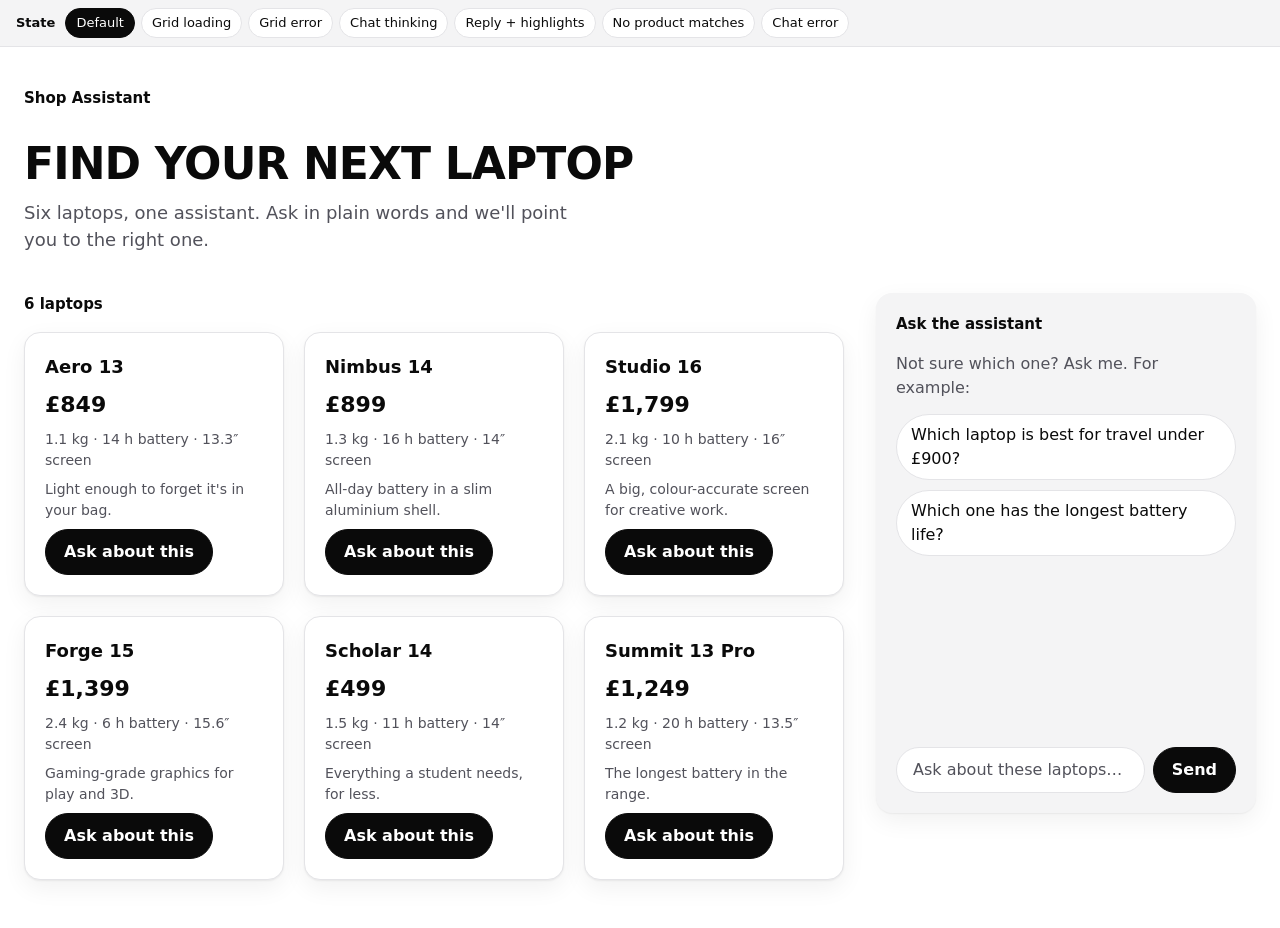
<file: docs/mockup/index.html>
<!doctype html>
<html lang="en">
<head>
  <meta charset="utf-8">
  <meta name="viewport" content="width=device-width, initial-scale=1">
  <title>Shop Assistant</title>
  <link rel="stylesheet" href="style.css">
</head>
<body>
  <nav class="statebar" aria-label="Mockup states">
    <span>State</span>
    <button data-state="default">Default</button>
    <button data-state="grid-loading">Grid loading</button>
    <button data-state="grid-error">Grid error</button>
    <button data-state="chat-thinking">Chat thinking</button>
    <button data-state="chat-reply">Reply + highlights</button>
    <button data-state="chat-no-match">No product matches</button>
    <button data-state="chat-error">Chat error</button>
  </nav>

  <header class="top">
    <div class="wordmark">Shop Assistant</div>
    <h1>Find your next laptop</h1>
    <p class="sub">Six laptops, one assistant. Ask in plain words and we'll point you to the right one.</p>
  </header>

  <main class="layout">
    <section class="catalog" aria-labelledby="grid-heading">
      <h2 id="grid-heading">6 laptops</h2>
      <div id="grid" class="grid" aria-live="polite"></div>
    </section>

    <aside class="chat" aria-labelledby="chat-title">
      <h2 id="chat-title">Ask the assistant</h2>
      <div id="messages" class="messages" aria-live="polite"></div>
      <form id="chat-form" class="composer">
        <label class="sr-only" for="chat-input">Your question</label>
        <input id="chat-input" type="text" placeholder="Ask about these laptops…" autocomplete="off">
        <button class="pill" type="submit">Send</button>
      </form>
    </aside>
  </main>

  <script src="mockup.js"></script>
</body>
</html>
</file>
<file: docs/mockup/style.css>
:root {
  --bg: #FFFFFF; --panel: #F4F4F5; --ink: #0A0A0A; --muted: #52525B;
  --border: #E4E4E7; --accent: #4F46E5; --error: #B91C1C;
  --shadow: 0 1px 2px rgba(10,10,10,.06), 0 8px 24px rgba(10,10,10,.06);
}
* { box-sizing: border-box; }
body { margin: 0; background: var(--bg); color: var(--ink);
  font: 16px/1.5 Inter, system-ui, -apple-system, "Segoe UI", Roboto, sans-serif; }
button, input { font: inherit; }
:focus-visible { outline: 2px solid var(--accent); outline-offset: 2px; }
.sr-only { position: absolute; width: 1px; height: 1px; overflow: hidden; clip: rect(0 0 0 0); }

.statebar { display: flex; flex-wrap: wrap; gap: 6px; align-items: center; padding: 8px 16px;
  background: var(--panel); border-bottom: 1px solid var(--border); font-size: 13px; }
.statebar span { font-weight: 700; margin-right: 4px; }
.statebar button { border: 1px solid var(--border); background: var(--bg); color: var(--ink);
  border-radius: 999px; padding: 4px 10px; cursor: pointer; }
.statebar button[aria-pressed="true"] { background: var(--ink); color: #fff; border-color: var(--ink); }

.top { max-width: 1280px; margin: 0 auto; padding: 40px 24px 8px; }
.wordmark { font-weight: 700; font-size: 15px; margin-bottom: 32px; }
h1 { font-size: 44px; line-height: 1.05; font-weight: 800; text-transform: uppercase;
  letter-spacing: -0.02em; margin: 0 0 12px; }
.sub { color: var(--muted); font-size: 18px; margin: 0; max-width: 560px; }
h2 { font-size: 15px; font-weight: 700; margin: 0 0 16px; }

.layout { max-width: 1280px; margin: 0 auto; padding: 32px 24px 48px;
  display: grid; grid-template-columns: minmax(0, 1fr) 380px; gap: 32px; align-items: start; }
.grid { display: grid; grid-template-columns: repeat(3, 1fr); gap: 20px; }

.card { position: relative; background: var(--bg); border: 1px solid var(--border);
  border-radius: 16px; box-shadow: var(--shadow); padding: 20px; display: flex; flex-direction: column; gap: 8px; }
.card.recommended { border-color: var(--accent); box-shadow: 0 0 0 2px var(--accent), var(--shadow); }
.badge { position: absolute; top: 14px; right: 14px; background: var(--accent); color: #fff;
  font-size: 12px; font-weight: 700; border-radius: 999px; padding: 2px 10px; }
.card h3 { margin: 0; font-size: 18px; font-weight: 700; }
.card.recommended h3 { padding-right: 112px; }
.price { font-size: 22px; font-weight: 800; }
.specs, .pitch { color: var(--muted); font-size: 14px; margin: 0; }
.card .pill { margin-top: auto; align-self: flex-start; }

.pill { background: var(--ink); color: #fff; border: 1px solid var(--ink); border-radius: 999px;
  padding: 10px 18px; font-weight: 600; cursor: pointer; }
.pill.secondary { background: var(--bg); color: var(--ink); }
.pill:disabled { opacity: .5; cursor: not-allowed; }

.skeleton { min-height: 220px; background: var(--panel); border-radius: 16px; }
.status { grid-column: 1 / -1; color: var(--muted); margin: 0; }
.error-box { grid-column: 1 / -1; background: var(--bg); border: 1px solid var(--border);
  border-radius: 16px; padding: 24px; display: flex; gap: 16px; align-items: center; flex-wrap: wrap; }
.error-text { color: var(--error); font-weight: 600; margin: 0; }

.chat { position: sticky; top: 16px; background: var(--panel); border-radius: 16px; box-shadow: var(--shadow);
  padding: 20px; display: flex; flex-direction: column; min-height: 520px; }
.messages { flex: 1; display: flex; flex-direction: column; gap: 10px; margin-bottom: 16px; }
.hint { color: var(--muted); margin: 0 0 4px; }
.chip { text-align: left; background: var(--bg); color: var(--ink); border: 1px solid var(--border);
  border-radius: 999px; padding: 8px 14px; cursor: pointer; }
.bubble { max-width: 90%; padding: 10px 14px; border-radius: 16px; margin: 0; }
.bubble.user { align-self: flex-end; background: var(--accent); color: #fff; border-bottom-right-radius: 4px; }
.bubble.bot { align-self: flex-start; background: var(--bg); border: 1px solid var(--border); border-bottom-left-radius: 4px; }
.bubble.bot.error { color: var(--error); }
.caption { color: var(--muted); font-size: 13px; margin: -4px 0 0; }
.composer { display: flex; gap: 8px; }
.composer input { flex: 1; min-width: 0; border: 1px solid var(--border); border-radius: 999px;
  padding: 10px 16px; background: var(--bg); color: var(--ink); }
.composer input::placeholder { color: var(--muted); }

@media (max-width: 960px) {
  .layout { grid-template-columns: minmax(0, 1fr); }
  .grid { grid-template-columns: repeat(2, 1fr); }
  .chat { position: static; min-height: 0; }
}
@media (max-width: 600px) {
  h1 { font-size: 30px; }
  .top, .layout { padding-left: 16px; padding-right: 16px; }
  .grid { grid-template-columns: minmax(0, 1fr); }
}
</file>
